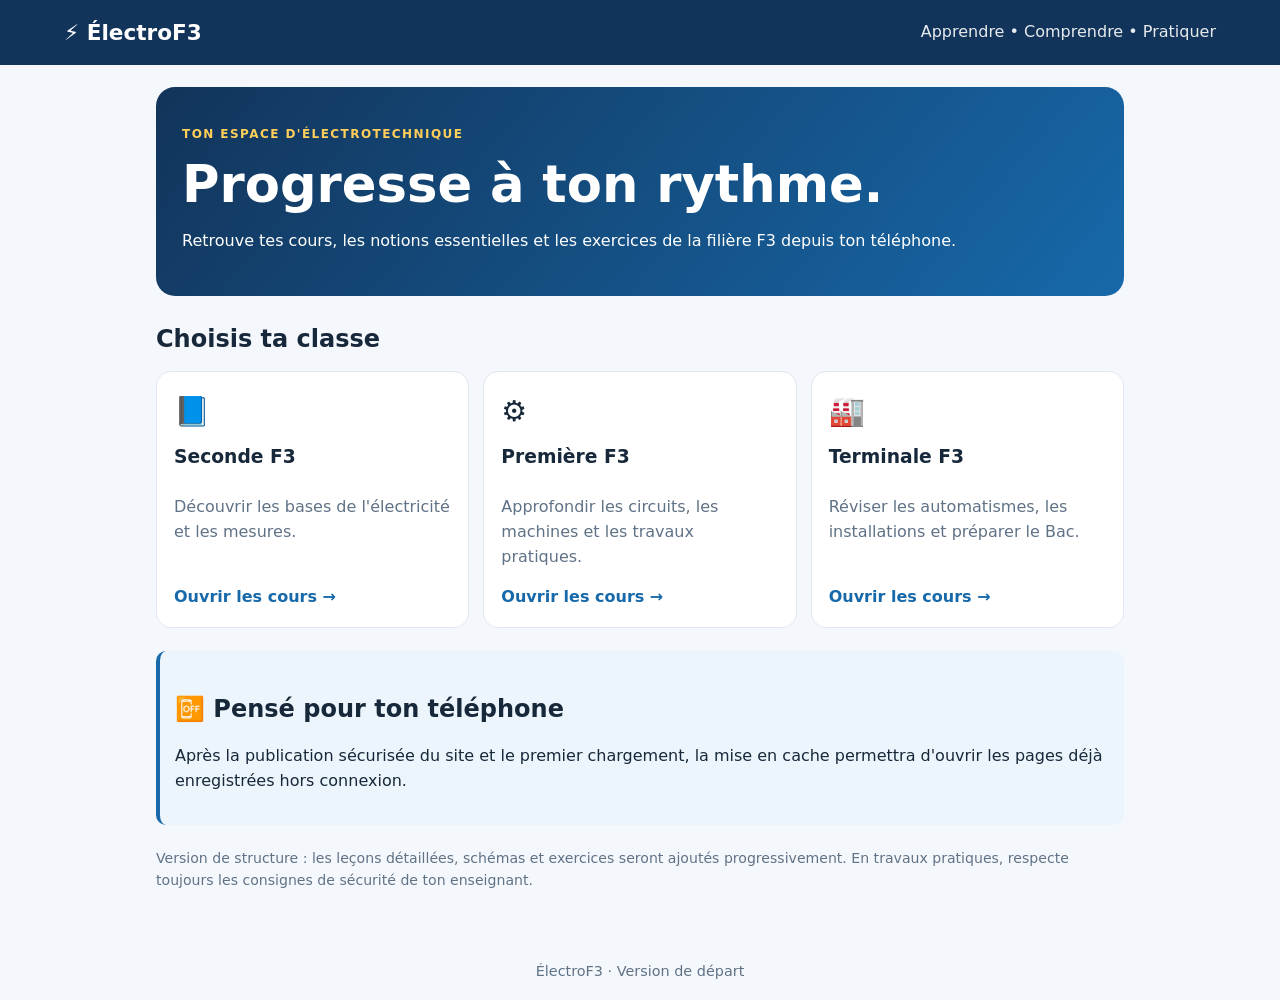
<file: index.html>
<!doctype html>
<html lang="fr">
<head>
  <meta charset="utf-8">
  <meta name="viewport" content="width=device-width, initial-scale=1">
  <meta name="theme-color" content="#12345a">
  <meta name="description" content="ÉlectroF3 : cours d'électrotechnique pour Seconde, Première et Terminale F3.">
  <link rel="manifest" href="manifest.json">
  <link rel="stylesheet" href="style.css">
  <title>ÉlectroF3 — Accueil</title>
</head>
<body>
<header class="site-header">
  <a class="logo" href="index.html" aria-label="Accueil ÉlectroF3">⚡ ÉlectroF3</a>
  <p>Apprendre • Comprendre • Pratiquer</p>
</header>
<main>
  <section class="hero">
    <p class="eyebrow">TON ESPACE D'ÉLECTROTECHNIQUE</p>
    <h1>Progresse à ton rythme.</h1>
    <p>Retrouve tes cours, les notions essentielles et les exercices de la filière F3 depuis ton téléphone.</p>
  </section>
  <section>
    <h2>Choisis ta classe</h2>
    <div class="class-grid">
      <a class="class-card" href="seconde.html"><span>📘</span><h3>Seconde F3</h3><p>Découvrir les bases de l'électricité et les mesures.</p><b>Ouvrir les cours →</b></a>
      <a class="class-card" href="premiere.html"><span>⚙️</span><h3>Première F3</h3><p>Approfondir les circuits, les machines et les travaux pratiques.</p><b>Ouvrir les cours →</b></a>
      <a class="class-card" href="terminale.html"><span>🏭</span><h3>Terminale F3</h3><p>Réviser les automatismes, les installations et préparer le Bac.</p><b>Ouvrir les cours →</b></a>
    </div>
  </section>
  <section class="info"><h2>📴 Pensé pour ton téléphone</h2><p>Après la publication sécurisée du site et le premier chargement, la mise en cache permettra d'ouvrir les pages déjà enregistrées hors connexion.</p></section>
  <p class="disclaimer">Version de structure : les leçons détaillées, schémas et exercices seront ajoutés progressivement. En travaux pratiques, respecte toujours les consignes de sécurité de ton enseignant.</p>
</main>
<footer>ÉlectroF3 · Version de départ</footer>
<script src="app.js"></script>
</body>
</html>
</file>
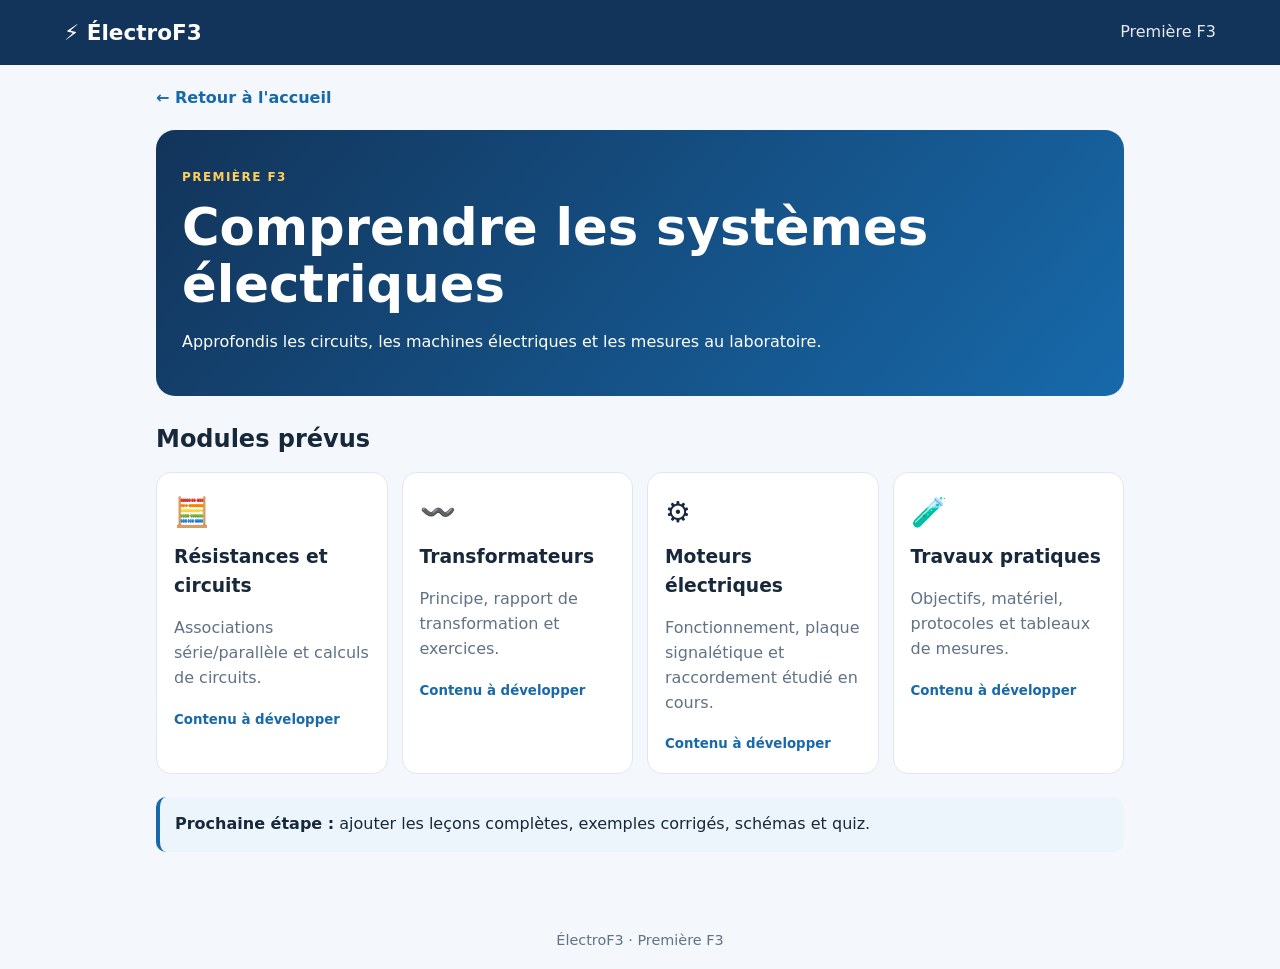
<file: premiere.html>
<!doctype html>
<html lang="fr"><head><meta charset="utf-8"><meta name="viewport" content="width=device-width,initial-scale=1"><meta name="theme-color" content="#12345a"><link rel="manifest" href="manifest.json"><link rel="stylesheet" href="style.css"><title>Première F3 — ÉlectroF3</title></head>
<body><header class="site-header"><a class="logo" href="index.html">⚡ ÉlectroF3</a><p>Première F3</p></header><main>
<a class="back" href="index.html">← Retour à l'accueil</a><section class="page-hero"><p class="eyebrow">PREMIÈRE F3</p><h1>Comprendre les systèmes électriques</h1><p>Approfondis les circuits, les machines électriques et les mesures au laboratoire.</p></section>
<h2>Modules prévus</h2><div class="lesson-grid">
<article class="lesson-card"><span>🧮</span><h3>Résistances et circuits</h3><p>Associations série/parallèle et calculs de circuits.</p><small>Contenu à développer</small></article>
<article class="lesson-card"><span>〰️</span><h3>Transformateurs</h3><p>Principe, rapport de transformation et exercices.</p><small>Contenu à développer</small></article>
<article class="lesson-card"><span>⚙️</span><h3>Moteurs électriques</h3><p>Fonctionnement, plaque signalétique et raccordement étudié en cours.</p><small>Contenu à développer</small></article>
<article class="lesson-card"><span>🧪</span><h3>Travaux pratiques</h3><p>Objectifs, matériel, protocoles et tableaux de mesures.</p><small>Contenu à développer</small></article>
</div><div class="info"><b>Prochaine étape :</b> ajouter les leçons complètes, exemples corrigés, schémas et quiz.</div></main><footer>ÉlectroF3 · Première F3</footer><script src="app.js"></script></body></html>
</file>
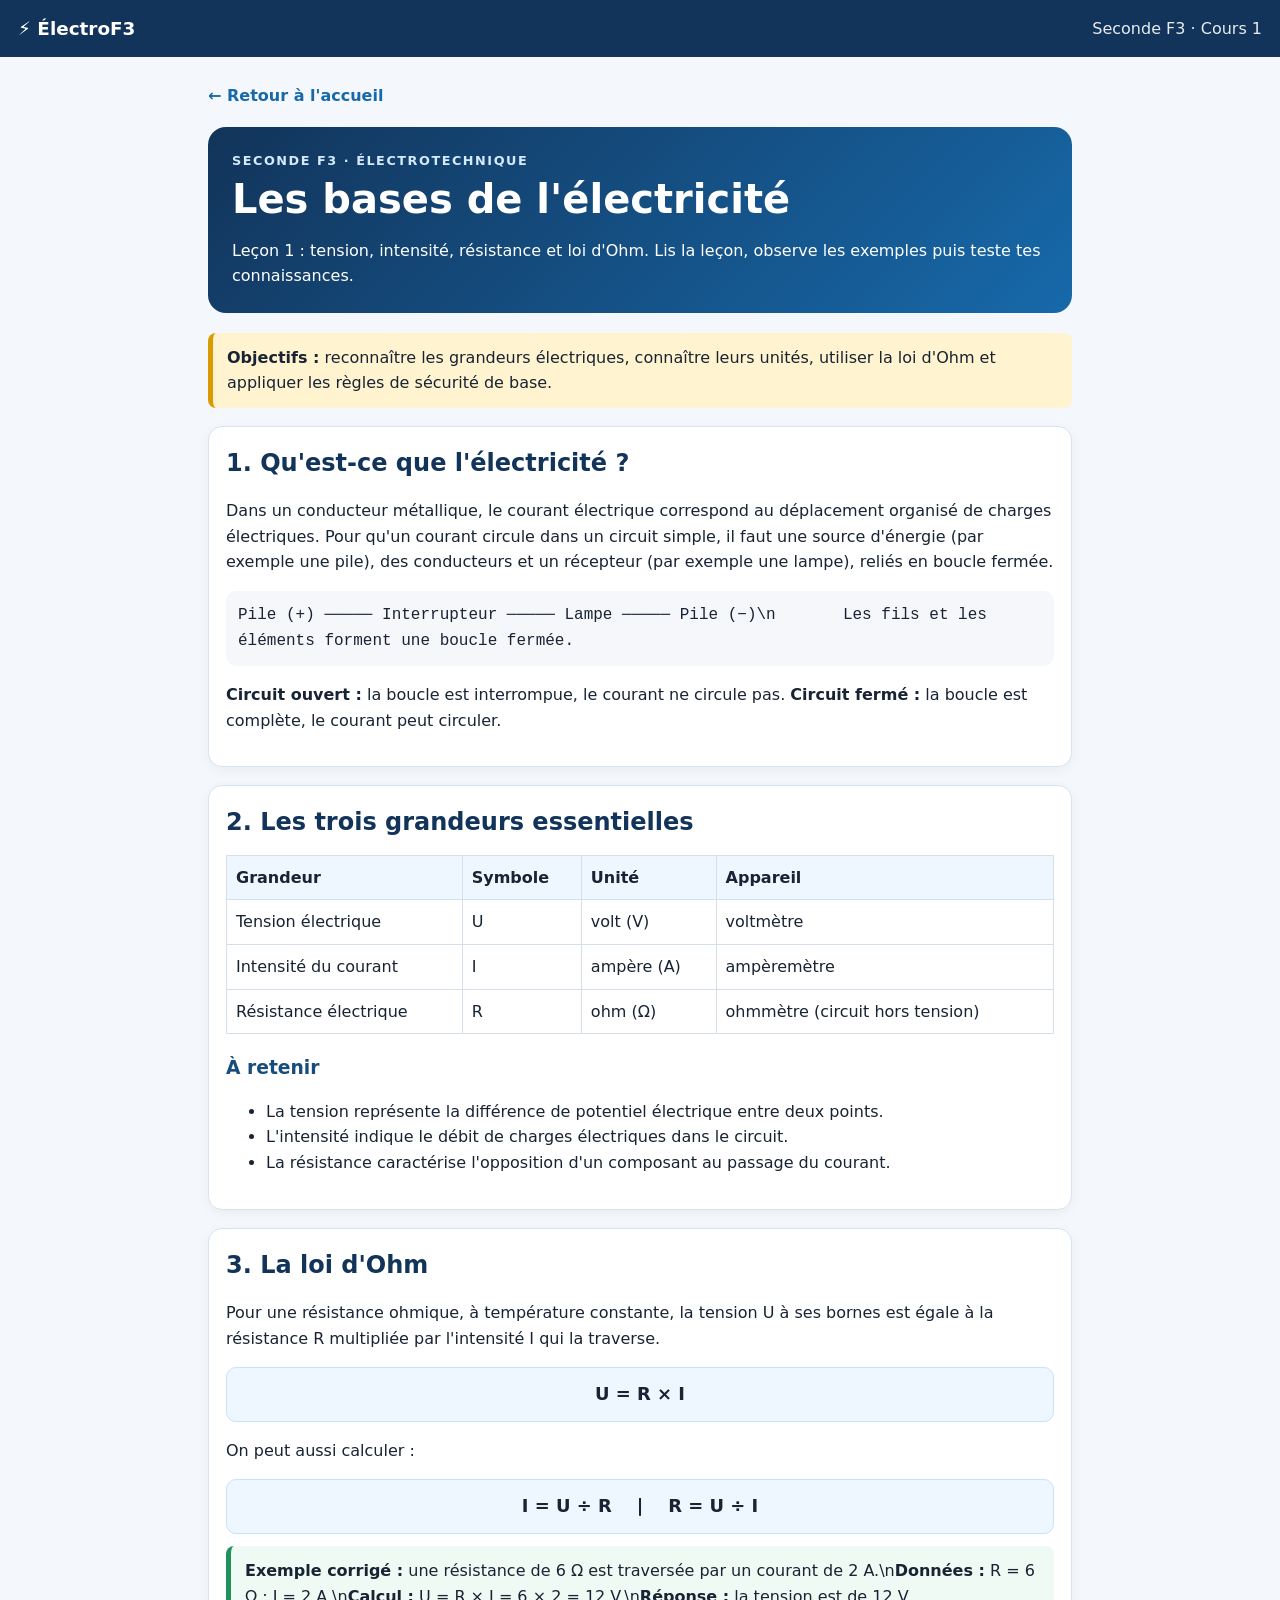
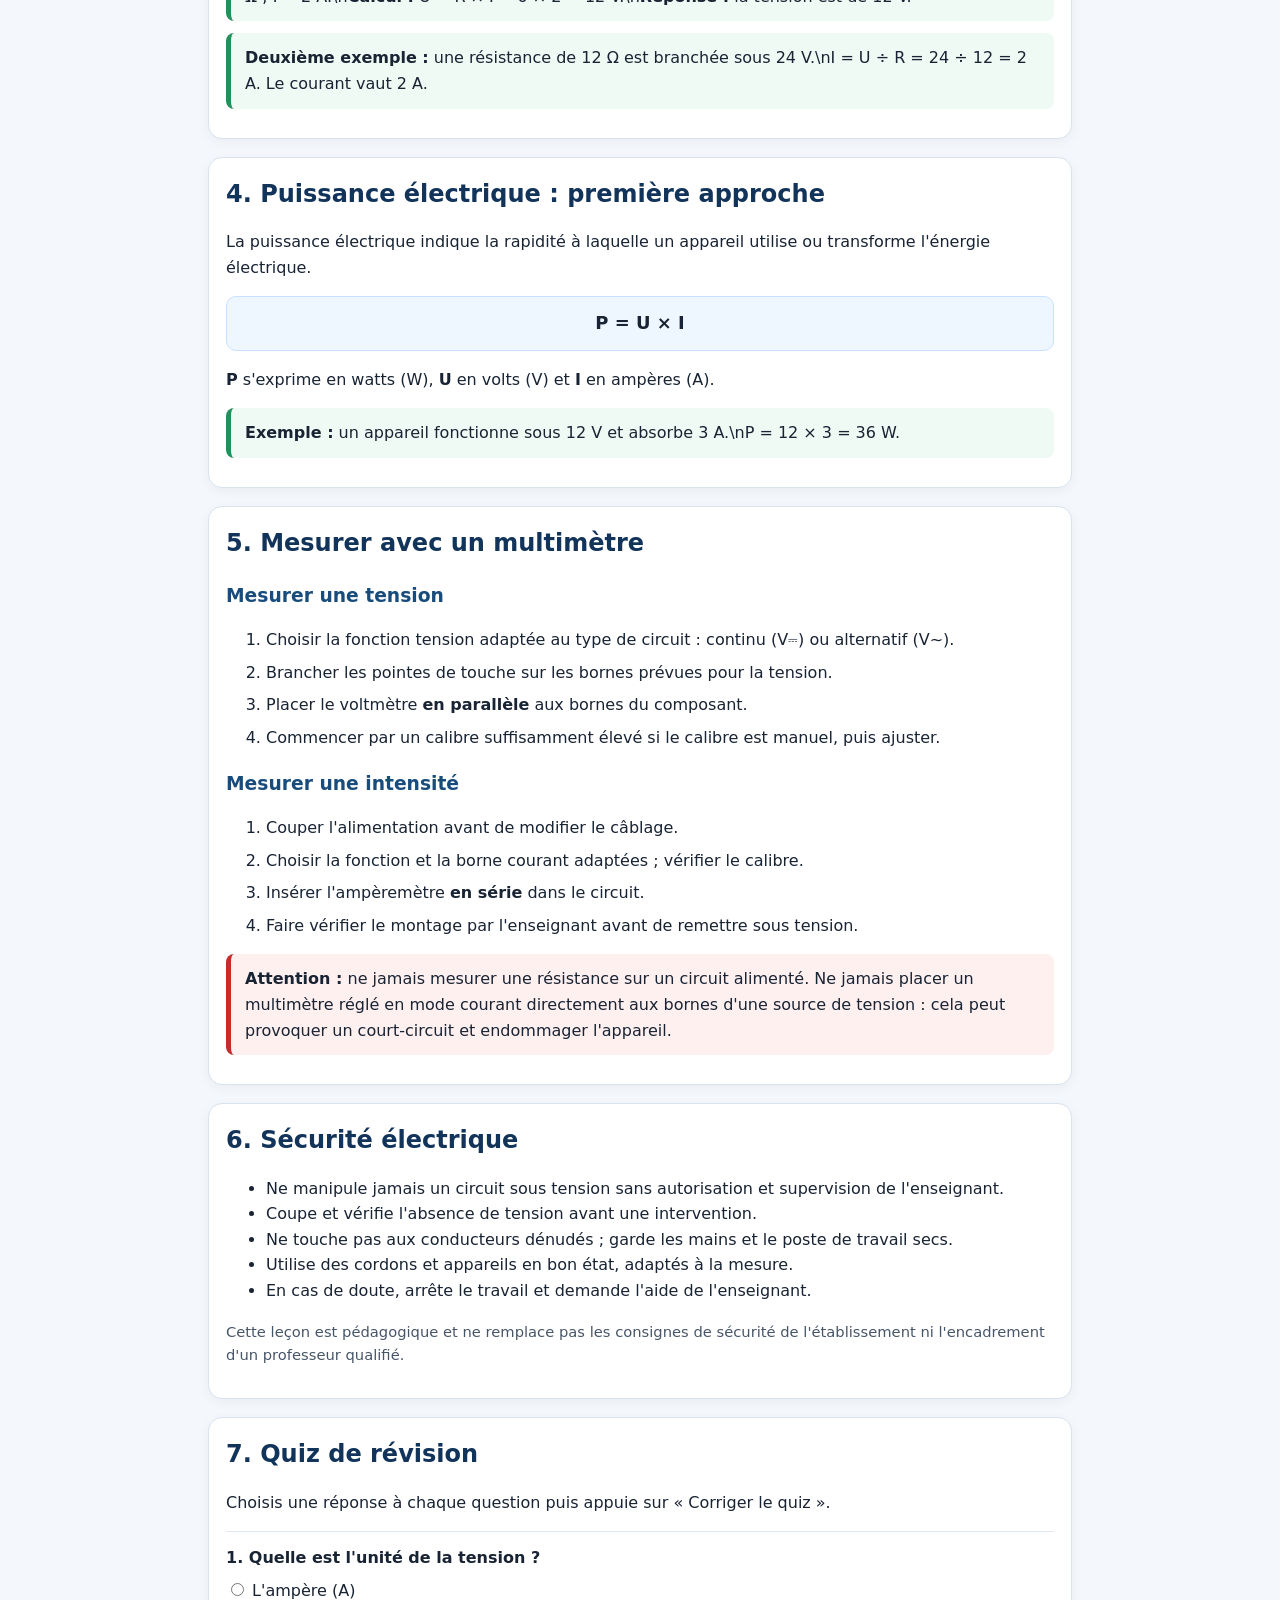
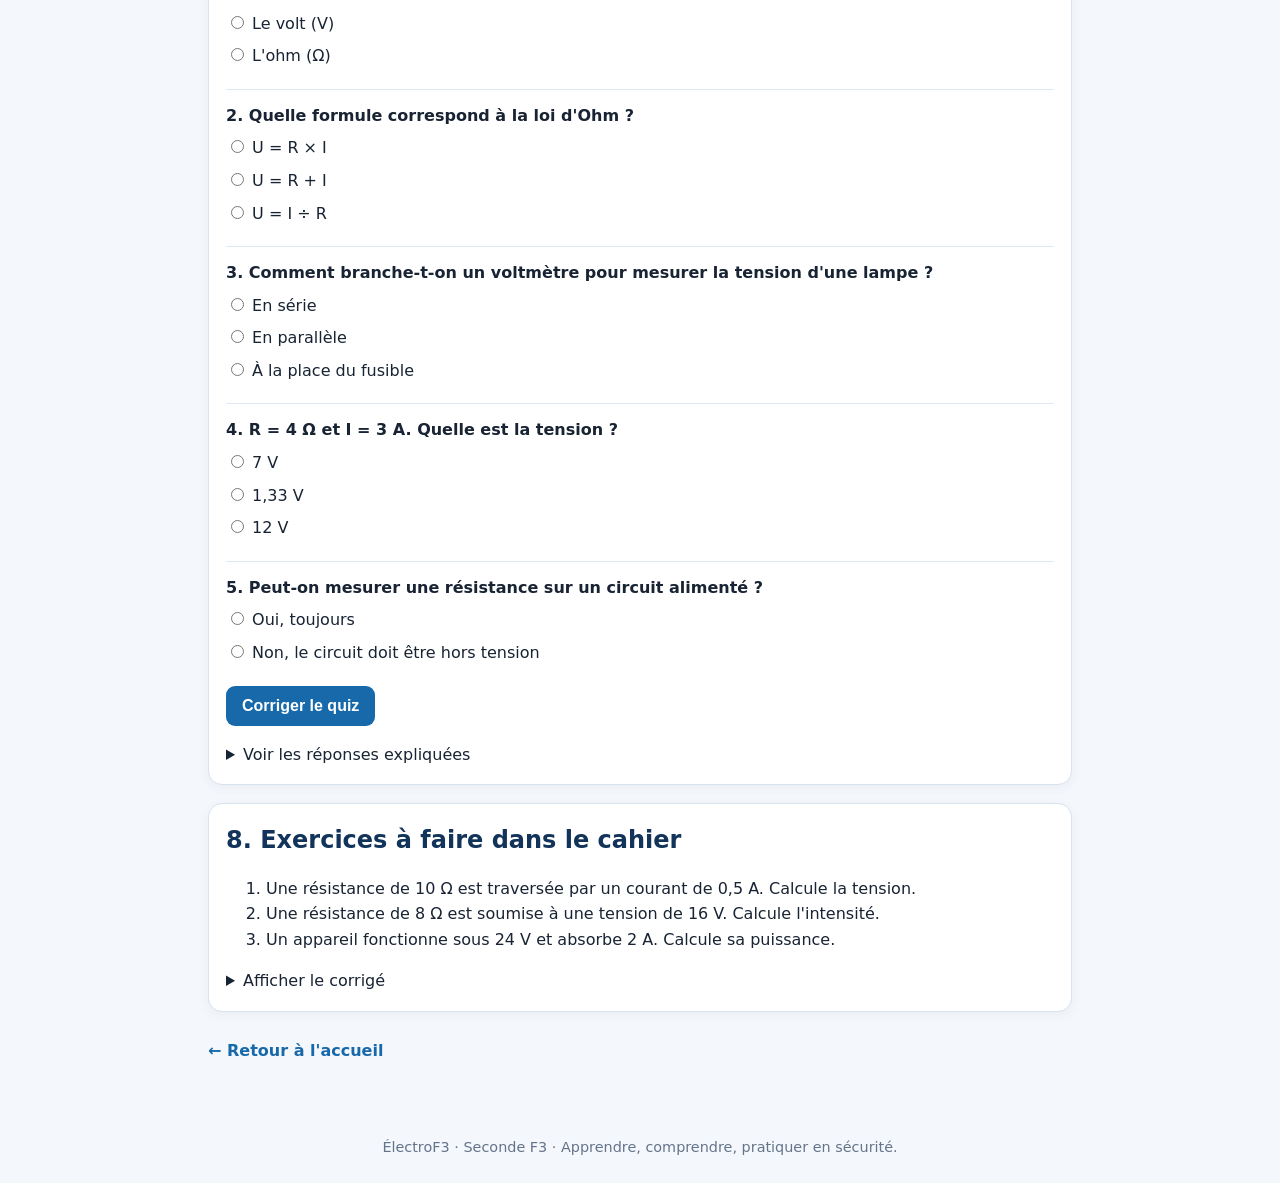
<file: seconde.html>
<!doctype html>
<html lang="fr">
<head>
<meta charset="utf-8">
<meta name="viewport" content="width=device-width, initial-scale=1">
<meta name="theme-color" content="#12345a">
<link rel="manifest" href="manifest.json">
<link rel="stylesheet" href="style.css">
<title>Seconde F3 — Cours d'électricité | ÉlectroF3</title>
<style>
:root{--navy:#12345a;--blue:#1769aa;--pale:#eef6ff;--ink:#182333;--green:#137547;--gold:#fff4cf}
*{box-sizing:border-box}body{color:var(--ink);line-height:1.6}.site-header{background:var(--navy);color:white;padding:14px 18px;display:flex;align-items:center;justify-content:space-between;gap:12px;flex-wrap:wrap}.site-header a{color:white;text-decoration:none;font-weight:800;font-size:1.15rem}.site-header p{margin:0}.course{max-width:900px;margin:auto;padding:18px}.back{display:inline-block;margin:8px 0 14px;color:var(--blue);font-weight:700;text-decoration:none}.hero{background:linear-gradient(135deg,#12345a,#1769aa);color:white;padding:24px;border-radius:18px;margin-bottom:20px}.hero .tag{font-size:.8rem;font-weight:800;letter-spacing:.12em;color:#d4eaff}.hero h1{margin:.25rem 0;font-size:clamp(1.8rem,6vw,2.5rem);line-height:1.15}.hero p{margin-bottom:0}.notice{background:var(--gold);border-left:5px solid #d99b00;padding:12px 14px;border-radius:8px;margin:16px 0}.unit{background:white;border:1px solid #d9e3ee;border-radius:14px;padding:17px;margin:18px 0;box-shadow:0 3px 12px #1020300c}.unit h2{color:var(--navy);margin-top:0}.unit h3{margin-bottom:5px;color:#174c7c}.formula{background:var(--pale);border:1px solid #c9e1ff;border-radius:10px;padding:12px;text-align:center;font-size:1.12rem;font-weight:800;margin:10px 0}.table-wrap{overflow-x:auto}table{border-collapse:collapse;width:100%;min-width:300px}th,td{border:1px solid #d6e0eb;padding:9px;text-align:left}th{background:var(--pale)}.steps li{margin:7px 0}.example{background:#effaf4;border-left:5px solid #21915b;border-radius:8px;padding:12px 14px;margin:12px 0}.danger{background:#fff0f0;border-left:5px solid #c92a2a;border-radius:8px;padding:12px 14px;margin:12px 0}.quiz-q{border-top:1px solid #e0e7ef;padding:13px 0}.quiz-q label{display:block;margin:7px 0}.quiz button{border:0;background:var(--blue);color:white;border-radius:9px;padding:11px 16px;font-weight:700;font-size:1rem}.result{font-weight:700;margin-top:12px}.diagram{font-family:monospace;white-space:pre-wrap;background:#f5f7fa;border-radius:10px;padding:12px;overflow-x:auto}.small{font-size:.92rem;color:#475569}footer{text-align:center;padding:24px;color:#64748b}
</style>
</head>
<body>
<header class="site-header"><a href="index.html">⚡ ÉlectroF3</a><p>Seconde F3 · Cours 1</p></header>
<main class="course">
<a class="back" href="index.html">← Retour à l'accueil</a>
<section class="hero"><div class="tag">SECONDE F3 · ÉLECTROTECHNIQUE</div><h1>Les bases de l'électricité</h1><p>Leçon 1 : tension, intensité, résistance et loi d'Ohm. Lis la leçon, observe les exemples puis teste tes connaissances.</p></section>
<div class="notice"><strong>Objectifs :</strong> reconnaître les grandeurs électriques, connaître leurs unités, utiliser la loi d'Ohm et appliquer les règles de sécurité de base.</div>
<section class="unit"><h2>1. Qu'est-ce que l'électricité ?</h2><p>Dans un conducteur métallique, le courant électrique correspond au déplacement organisé de charges électriques. Pour qu'un courant circule dans un circuit simple, il faut une source d'énergie (par exemple une pile), des conducteurs et un récepteur (par exemple une lampe), reliés en boucle fermée.</p><div class="diagram">Pile (+) ───── Interrupteur ───── Lampe ───── Pile (−)\n       Les fils et les éléments forment une boucle fermée.</div><p><strong>Circuit ouvert :</strong> la boucle est interrompue, le courant ne circule pas. <strong>Circuit fermé :</strong> la boucle est complète, le courant peut circuler.</p></section>
<section class="unit"><h2>2. Les trois grandeurs essentielles</h2><div class="table-wrap"><table><thead><tr><th>Grandeur</th><th>Symbole</th><th>Unité</th><th>Appareil</th></tr></thead><tbody><tr><td>Tension électrique</td><td>U</td><td>volt (V)</td><td>voltmètre</td></tr><tr><td>Intensité du courant</td><td>I</td><td>ampère (A)</td><td>ampèremètre</td></tr><tr><td>Résistance électrique</td><td>R</td><td>ohm (Ω)</td><td>ohmmètre (circuit hors tension)</td></tr></tbody></table></div><h3>À retenir</h3><ul><li>La tension représente la différence de potentiel électrique entre deux points.</li><li>L'intensité indique le débit de charges électriques dans le circuit.</li><li>La résistance caractérise l'opposition d'un composant au passage du courant.</li></ul></section>
<section class="unit"><h2>3. La loi d'Ohm</h2><p>Pour une résistance ohmique, à température constante, la tension U à ses bornes est égale à la résistance R multipliée par l'intensité I qui la traverse.</p><div class="formula">U = R × I</div><p>On peut aussi calculer :</p><div class="formula">I = U ÷ R &nbsp;&nbsp; | &nbsp;&nbsp; R = U ÷ I</div><div class="example"><strong>Exemple corrigé :</strong> une résistance de 6 Ω est traversée par un courant de 2 A.\n<strong>Données :</strong> R = 6 Ω ; I = 2 A.\n<strong>Calcul :</strong> U = R × I = 6 × 2 = 12 V.\n<strong>Réponse :</strong> la tension est de 12 V.</div><div class="example"><strong>Deuxième exemple :</strong> une résistance de 12 Ω est branchée sous 24 V.\nI = U ÷ R = 24 ÷ 12 = 2 A. Le courant vaut 2 A.</div></section>
<section class="unit"><h2>4. Puissance électrique : première approche</h2><p>La puissance électrique indique la rapidité à laquelle un appareil utilise ou transforme l'énergie électrique.</p><div class="formula">P = U × I</div><p><strong>P</strong> s'exprime en watts (W), <strong>U</strong> en volts (V) et <strong>I</strong> en ampères (A).</p><div class="example"><strong>Exemple :</strong> un appareil fonctionne sous 12 V et absorbe 3 A.\nP = 12 × 3 = 36 W.</div></section>
<section class="unit"><h2>5. Mesurer avec un multimètre</h2><h3>Mesurer une tension</h3><ol class="steps"><li>Choisir la fonction tension adaptée au type de circuit : continu (V⎓) ou alternatif (V~).</li><li>Brancher les pointes de touche sur les bornes prévues pour la tension.</li><li>Placer le voltmètre <strong>en parallèle</strong> aux bornes du composant.</li><li>Commencer par un calibre suffisamment élevé si le calibre est manuel, puis ajuster.</li></ol><h3>Mesurer une intensité</h3><ol class="steps"><li>Couper l'alimentation avant de modifier le câblage.</li><li>Choisir la fonction et la borne courant adaptées ; vérifier le calibre.</li><li>Insérer l'ampèremètre <strong>en série</strong> dans le circuit.</li><li>Faire vérifier le montage par l'enseignant avant de remettre sous tension.</li></ol><div class="danger"><strong>Attention :</strong> ne jamais mesurer une résistance sur un circuit alimenté. Ne jamais placer un multimètre réglé en mode courant directement aux bornes d'une source de tension : cela peut provoquer un court-circuit et endommager l'appareil.</div></section>
<section class="unit"><h2>6. Sécurité électrique</h2><ul><li>Ne manipule jamais un circuit sous tension sans autorisation et supervision de l'enseignant.</li><li>Coupe et vérifie l'absence de tension avant une intervention.</li><li>Ne touche pas aux conducteurs dénudés ; garde les mains et le poste de travail secs.</li><li>Utilise des cordons et appareils en bon état, adaptés à la mesure.</li><li>En cas de doute, arrête le travail et demande l'aide de l'enseignant.</li></ul><p class="small">Cette leçon est pédagogique et ne remplace pas les consignes de sécurité de l'établissement ni l'encadrement d'un professeur qualifié.</p></section>
<section class="unit quiz"><h2>7. Quiz de révision</h2><p>Choisis une réponse à chaque question puis appuie sur « Corriger le quiz ».</p>
<div class="quiz-q"><strong>1. Quelle est l'unité de la tension ?</strong><label><input type="radio" name="q1" value="a"> L'ampère (A)</label><label><input type="radio" name="q1" value="b"> Le volt (V)</label><label><input type="radio" name="q1" value="c"> L'ohm (Ω)</label></div>
<div class="quiz-q"><strong>2. Quelle formule correspond à la loi d'Ohm ?</strong><label><input type="radio" name="q2" value="a"> U = R × I</label><label><input type="radio" name="q2" value="b"> U = R + I</label><label><input type="radio" name="q2" value="c"> U = I ÷ R</label></div>
<div class="quiz-q"><strong>3. Comment branche-t-on un voltmètre pour mesurer la tension d'une lampe ?</strong><label><input type="radio" name="q3" value="a"> En série</label><label><input type="radio" name="q3" value="b"> En parallèle</label><label><input type="radio" name="q3" value="c"> À la place du fusible</label></div>
<div class="quiz-q"><strong>4. R = 4 Ω et I = 3 A. Quelle est la tension ?</strong><label><input type="radio" name="q4" value="a"> 7 V</label><label><input type="radio" name="q4" value="b"> 1,33 V</label><label><input type="radio" name="q4" value="c"> 12 V</label></div>
<div class="quiz-q"><strong>5. Peut-on mesurer une résistance sur un circuit alimenté ?</strong><label><input type="radio" name="q5" value="a"> Oui, toujours</label><label><input type="radio" name="q5" value="b"> Non, le circuit doit être hors tension</label></div>
<button type="button" onclick="corrigerQuiz()">Corriger le quiz</button><p id="resultat" class="result" aria-live="polite"></p><details><summary>Voir les réponses expliquées</summary><ol><li>Le volt (V) est l'unité de tension.</li><li>La loi d'Ohm s'écrit U = R × I.</li><li>Le voltmètre se branche en parallèle.</li><li>U = R × I = 4 × 3 = 12 V.</li><li>Une mesure de résistance se fait hors tension.</li></ol></details></section>
<section class="unit"><h2>8. Exercices à faire dans le cahier</h2><ol><li>Une résistance de 10 Ω est traversée par un courant de 0,5 A. Calcule la tension.</li><li>Une résistance de 8 Ω est soumise à une tension de 16 V. Calcule l'intensité.</li><li>Un appareil fonctionne sous 24 V et absorbe 2 A. Calcule sa puissance.</li></ol><details><summary>Afficher le corrigé</summary><ol><li>U = 10 × 0,5 = 5 V.</li><li>I = 16 ÷ 8 = 2 A.</li><li>P = 24 × 2 = 48 W.</li></ol></details></section>
<p><a class="back" href="index.html">← Retour à l'accueil</a></p>
</main><footer>ÉlectroF3 · Seconde F3 · Apprendre, comprendre, pratiquer en sécurité.</footer>
<script>
function corrigerQuiz(){const bonnes={q1:'b',q2:'a',q3:'b',q4:'c',q5:'b'};let score=0,faits=0;for(const [q,v] of Object.entries(bonnes)){const choix=document.querySelector('input[name="'+q+'"]:checked');if(choix){faits++;if(choix.value===v)score++;}}const zone=document.getElementById('resultat');if(faits<5){zone.textContent='Tu as répondu à '+faits+'/5 questions. Réponds à toutes les questions pour obtenir ton score.';}else{zone.textContent='Résultat : '+score+'/5. '+(score===5?'Excellent ! Tu maîtrises les bases.':score>=3?'Bon début ! Relis les réponses expliquées et réessaie.':'Relis la leçon, puis recommence le quiz.');}}
if('serviceWorker' in navigator && location.protocol.startsWith('http')){window.addEventListener('load',()=>navigator.serviceWorker.register('service-worker.js').catch(()=>{}));}
</script>
</body>
                                                                                                                                                                                                                                                                                                                                                                                                                                                                                                                                                                                                                      </html>
</file>
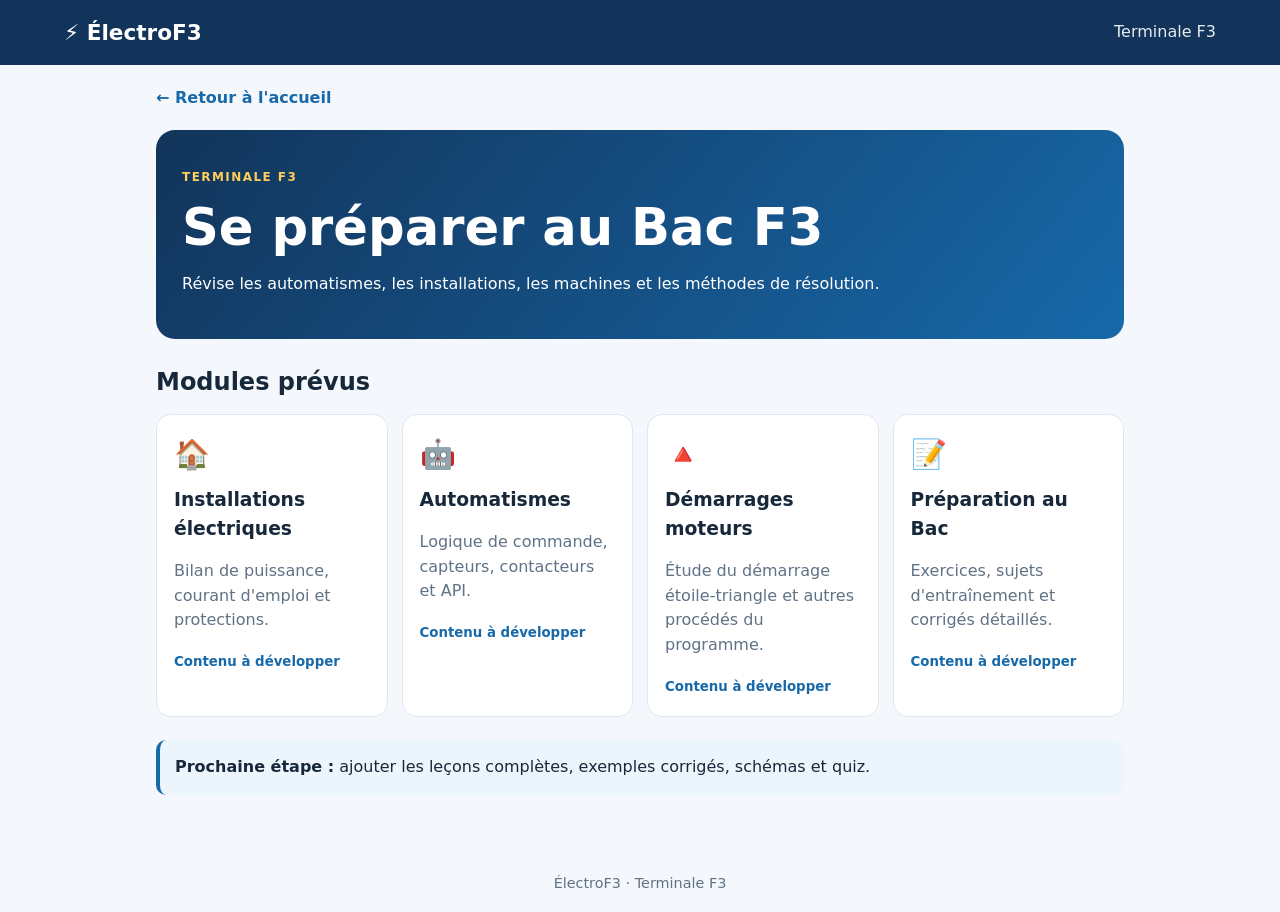
<file: terminale.html>
<!doctype html>
<html lang="fr"><head><meta charset="utf-8"><meta name="viewport" content="width=device-width,initial-scale=1"><meta name="theme-color" content="#12345a"><link rel="manifest" href="manifest.json"><link rel="stylesheet" href="style.css"><title>Terminale F3 — ÉlectroF3</title></head>
<body><header class="site-header"><a class="logo" href="index.html">⚡ ÉlectroF3</a><p>Terminale F3</p></header><main>
<a class="back" href="index.html">← Retour à l'accueil</a><section class="page-hero"><p class="eyebrow">TERMINALE F3</p><h1>Se préparer au Bac F3</h1><p>Révise les automatismes, les installations, les machines et les méthodes de résolution.</p></section>
<h2>Modules prévus</h2><div class="lesson-grid">
<article class="lesson-card"><span>🏠</span><h3>Installations électriques</h3><p>Bilan de puissance, courant d'emploi et protections.</p><small>Contenu à développer</small></article>
<article class="lesson-card"><span>🤖</span><h3>Automatismes</h3><p>Logique de commande, capteurs, contacteurs et API.</p><small>Contenu à développer</small></article>
<article class="lesson-card"><span>🔺</span><h3>Démarrages moteurs</h3><p>Étude du démarrage étoile-triangle et autres procédés du programme.</p><small>Contenu à développer</small></article>
<article class="lesson-card"><span>📝</span><h3>Préparation au Bac</h3><p>Exercices, sujets d'entraînement et corrigés détaillés.</p><small>Contenu à développer</small></article>
</div><div class="info"><b>Prochaine étape :</b> ajouter les leçons complètes, exemples corrigés, schémas et quiz.</div></main><footer>ÉlectroF3 · Terminale F3</footer><script src="app.js"></script></body></html>
</file>
<file: style.css>
*{box-sizing:border-box} :root{--navy:#12345a;--blue:#1769aa;--ink:#17283b;--muted:#607286;--pale:#edf5fc;--gold:#ffcf5a}body{margin:0;background:#f4f7fb;color:var(--ink);font:16px/1.55 system-ui,-apple-system,Segoe UI,Arial,sans-serif}.site-header{background:var(--navy);color:white;padding:16px 5%;display:flex;align-items:center;justify-content:space-between;gap:12px;flex-wrap:wrap}.site-header p{margin:0;opacity:.9}.logo{font-size:1.35rem;font-weight:850;color:white;text-decoration:none}main{max-width:1000px;margin:auto;padding:18px 16px 36px}.hero,.page-hero{background:linear-gradient(130deg,#12345a,#1769aa);color:white;border-radius:19px;padding:26px;margin:4px 0 25px}.hero h1,.page-hero h1{font-size:clamp(2rem,7vw,3.2rem);line-height:1.12;margin:8px 0}.eyebrow{font-size:.75rem;letter-spacing:.12em;font-weight:850;color:var(--gold)}h2{margin:25px 0 13px}.class-grid,.lesson-grid{display:grid;grid-template-columns:repeat(auto-fit,minmax(220px,1fr));gap:14px}.class-card,.lesson-card{background:white;border:1px solid #dfe8f1;border-radius:15px;padding:17px}.class-card{display:flex;flex-direction:column;text-decoration:none;color:inherit;transition:transform .15s,box-shadow .15s}.class-card:hover{transform:translateY(-2px);box-shadow:0 8px 20px #12345a12}.class-card>span,.lesson-card>span{font-size:1.8rem}.class-card h3,.lesson-card h3{margin:8px 0}.class-card p,.lesson-card p{color:var(--muted);flex:1}.class-card b{color:var(--blue)}.lesson-card small{color:var(--blue);font-weight:700}.info{background:var(--pale);border-left:4px solid var(--blue);padding:15px;border-radius:10px;margin:23px 0}.disclaimer{font-size:.88rem;color:var(--muted);margin-top:22px}.back{display:inline-block;margin:3px 0 15px;color:var(--blue);font-weight:750;text-decoration:none}footer{text-align:center;padding:18px;color:var(--muted);font-size:.9rem}
</file>
